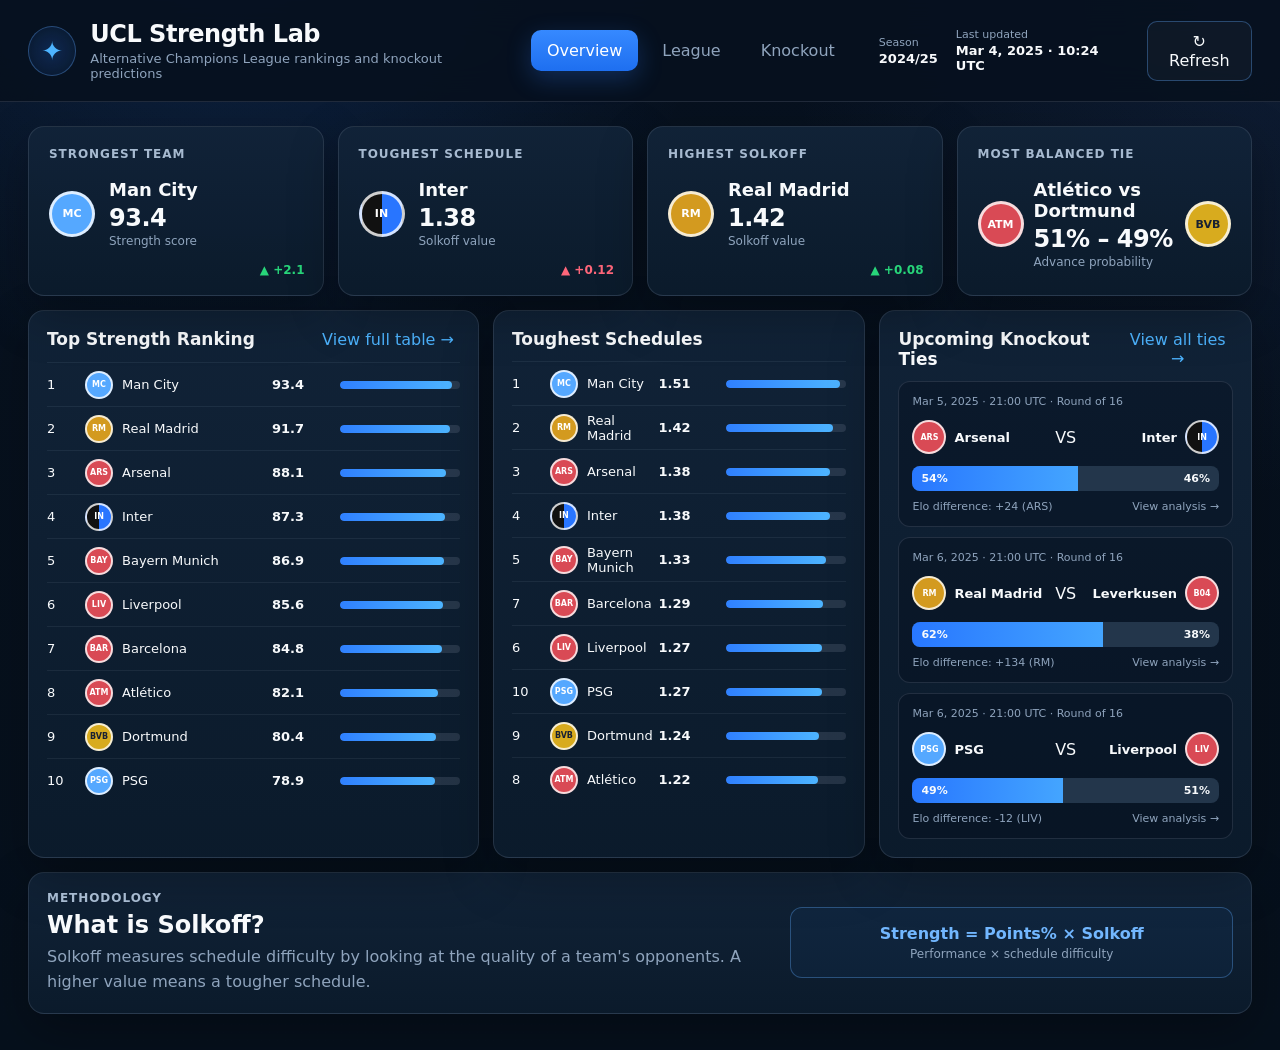
<file: redesign/index.html>
<!DOCTYPE html>
<html lang="en">
<head>
  <meta charset="UTF-8" />
  <meta name="viewport" content="width=device-width, initial-scale=1" />
  <title>UCL Strength Lab</title>
  <meta name="description" content="Alternative Champions League rankings and knockout predictions">
  <link rel="stylesheet" href="styles.css" />
</head>
<body>
  <div class="app-shell">
    <header class="topbar">
      <div class="brand">
        <div class="brand-mark" aria-hidden="true">✦</div>
        <div>
          <h1>UCL Strength Lab</h1>
          <p>Alternative Champions League rankings and knockout predictions</p>
        </div>
      </div>

      <nav class="primary-nav" aria-label="Primary">
        <button class="nav-btn active" data-view="overview">Overview</button>
        <button class="nav-btn" data-view="league">League</button>
        <button class="nav-btn" data-view="knockout">Knockout</button>
      </nav>

      <div class="topbar-meta">
        <div class="meta-block">
          <span>Season</span>
          <strong>2024/25</strong>
        </div>
        <div class="meta-block">
          <span>Last updated</span>
          <strong>Mar 4, 2025 · 10:24 UTC</strong>
        </div>
        <button class="ghost-btn">↻ Refresh</button>
      </div>
    </header>

    <main>
      <section id="overview" class="view active-view">
        <div class="metric-grid">
          <article class="metric-card">
            <span class="eyebrow">Strongest Team</span>
            <div class="metric-main">
              <div class="crest crest-blue">MC</div>
              <div>
                <h2>Man City</h2>
                <div class="metric-value">93.4</div>
                <p>Strength score</p>
              </div>
            </div>
            <span class="trend positive">▲ +2.1</span>
          </article>

          <article class="metric-card">
            <span class="eyebrow">Toughest Schedule</span>
            <div class="metric-main">
              <div class="crest crest-blackblue">IN</div>
              <div>
                <h2>Inter</h2>
                <div class="metric-value">1.38</div>
                <p>Solkoff value</p>
              </div>
            </div>
            <span class="trend negative">▲ +0.12</span>
          </article>

          <article class="metric-card">
            <span class="eyebrow">Highest Solkoff</span>
            <div class="metric-main">
              <div class="crest crest-gold">RM</div>
              <div>
                <h2>Real Madrid</h2>
                <div class="metric-value">1.42</div>
                <p>Solkoff value</p>
              </div>
            </div>
            <span class="trend positive">▲ +0.08</span>
          </article>

          <article class="metric-card">
            <span class="eyebrow">Most Balanced Tie</span>
            <div class="metric-main compact">
              <div class="crest crest-red">ATM</div>
              <div>
                <h2>Atlético vs Dortmund</h2>
                <div class="metric-value">51% – 49%</div>
                <p>Advance probability</p>
              </div>
              <div class="crest crest-yellow">BVB</div>
            </div>
          </article>
        </div>

        <div class="dashboard-grid">
          <section class="panel">
            <div class="panel-header">
              <h2>Top Strength Ranking</h2>
              <button class="link-btn" data-view="league">View full table →</button>
            </div>
            <div class="ranking-table" id="strengthRanking"></div>
          </section>

          <section class="panel">
            <div class="panel-header">
              <h2>Toughest Schedules</h2>
            </div>
            <div class="ranking-table" id="scheduleRanking"></div>
          </section>

          <section class="panel knockout-panel">
            <div class="panel-header">
              <h2>Upcoming Knockout Ties</h2>
              <button class="link-btn" data-view="knockout">View all ties →</button>
            </div>
            <div id="overviewKnockoutCards" class="mini-match-list"></div>
          </section>
        </div>

        <section class="panel explainer">
          <div>
            <span class="eyebrow">Methodology</span>
            <h2>What is Solkoff?</h2>
            <p>
              Solkoff measures schedule difficulty by looking at the quality of a team's opponents.
              A higher value means a tougher schedule.
            </p>
          </div>
          <div class="formula-card">
            <strong>Strength = Points% × Solkoff</strong>
            <span>Performance × schedule difficulty</span>
          </div>
        </section>
      </section>

      <section id="league" class="view">
        <div class="page-heading">
          <div>
            <span class="eyebrow">League analytics</span>
            <h2>League Strength Rankings</h2>
            <p>Teams ranked by schedule-adjusted strength.</p>
          </div>
          <div class="toolbar">
            <label class="control">
              <span>Sort by</span>
              <select id="leagueSort">
                <option value="strength">Strength</option>
                <option value="solkoff">Solkoff</option>
                <option value="points">Points</option>
              </select>
            </label>
            <label class="toggle">
              <input type="checkbox" id="advancedToggle" checked />
              <span>Show advanced stats</span>
            </label>
            <input id="teamSearch" class="search-input" placeholder="Search teams…" />
          </div>
        </div>

        <section class="panel table-panel">
          <div class="league-table-wrap">
            <table class="league-table">
              <thead>
                <tr>
                  <th>#</th><th>Team</th><th>Pld</th>
                  <th class="advanced">W</th><th class="advanced">D</th><th class="advanced">L</th>
                  <th class="advanced">GF</th><th class="advanced">GA</th><th class="advanced">GD</th>
                  <th>Pts</th><th>Solkoff</th><th>Strength</th>
                </tr>
              </thead>
              <tbody id="leagueBody"></tbody>
            </table>
          </div>
        </section>
      </section>

      <section id="knockout" class="view">
        <div class="page-heading">
          <div>
            <span class="eyebrow">Knockout analytics</span>
            <h2>Knockout Predictions</h2>
            <p>Probabilities and Elo-based matchup analysis.</p>
          </div>
        </div>

        <div class="stage-tabs" role="tablist">
          <button>Play-off</button>
          <button class="active">Round of 16</button>
          <button>Quarter-final</button>
          <button>Semi-final</button>
          <button>Final</button>
        </div>

        <div class="knockout-layout">
          <div class="match-grid" id="knockoutGrid"></div>
          <aside class="analysis-panel" id="analysisPanel">
            <div class="analysis-placeholder">Select a matchup to view analysis.</div>
          </aside>
        </div>
      </section>
    </main>
  </div>

  <script src="app.js"></script>
</body>
</html>
</file>
<file: redesign/styles.css>
:root {
  --bg: #06111f;
  --bg-2: #0a1728;
  --surface: #0f1f33;
  --surface-2: #13263d;
  --surface-3: #162b45;
  --line: rgba(148, 163, 184, .18);
  --line-strong: rgba(96, 165, 250, .35);
  --text: #f8fafc;
  --muted: #8fa4bd;
  --accent: #2f80ff;
  --accent-2: #4db4ff;
  --positive: #28d67a;
  --negative: #ff667a;
  --warning: #f7bd4e;
  --radius: 16px;
  --radius-sm: 10px;
  --shadow: 0 18px 50px rgba(0,0,0,.28);
}

* { box-sizing: border-box; }
html { background: var(--bg); }
body {
  margin: 0;
  min-height: 100vh;
  color: var(--text);
  background:
    radial-gradient(circle at 18% -10%, rgba(47,128,255,.18), transparent 32%),
    radial-gradient(circle at 100% 0%, rgba(60,100,180,.15), transparent 30%),
    linear-gradient(180deg, #07111f 0%, #06101c 100%);
  font-family: Inter, ui-sans-serif, system-ui, -apple-system, BlinkMacSystemFont, "Segoe UI", sans-serif;
}

button, select, input { font: inherit; }
button { color: inherit; }

.app-shell { min-height: 100vh; }
.topbar {
  position: sticky;
  top: 0;
  z-index: 20;
  display: grid;
  grid-template-columns: 1.4fr auto 1.1fr;
  gap: 28px;
  align-items: center;
  padding: 20px 28px;
  background: rgba(7,17,31,.92);
  border-bottom: 1px solid var(--line);
  backdrop-filter: blur(18px);
}

.brand {
  display: flex;
  align-items: center;
  gap: 14px;
}
.brand-mark {
  width: 50px;
  height: 50px;
  display: grid;
  place-items: center;
  border-radius: 50%;
  font-size: 26px;
  color: var(--accent-2);
  background: radial-gradient(circle, rgba(47,128,255,.22), rgba(47,128,255,.05));
  border: 1px solid var(--line-strong);
}
.brand h1 { margin: 0; font-size: 24px; letter-spacing: -.02em; }
.brand p { margin: 3px 0 0; color: var(--muted); font-size: 13px; }

.primary-nav {
  display: flex;
  gap: 8px;
}
.nav-btn, .stage-tabs button {
  border: 0;
  background: transparent;
  color: var(--muted);
  border-radius: 10px;
  padding: 11px 16px;
  cursor: pointer;
}
.nav-btn.active, .stage-tabs button.active {
  color: white;
  background: linear-gradient(180deg, #3689ff, #1e6ff0);
  box-shadow: 0 8px 24px rgba(47,128,255,.25);
}

.topbar-meta {
  justify-self: end;
  display: flex;
  align-items: center;
  gap: 18px;
}
.meta-block { display: grid; gap: 2px; }
.meta-block span { font-size: 11px; color: var(--muted); }
.meta-block strong { font-size: 13px; font-weight: 650; }
.ghost-btn {
  border: 1px solid var(--line-strong);
  background: rgba(255,255,255,.03);
  padding: 10px 13px;
  border-radius: 10px;
  cursor: pointer;
}

main { padding: 24px 28px 36px; }
.view { display: none; }
.active-view { display: block; }

.metric-grid {
  display: grid;
  grid-template-columns: repeat(4, minmax(0, 1fr));
  gap: 14px;
}
.metric-card, .panel {
  background: linear-gradient(180deg, rgba(17,35,56,.98), rgba(11,27,44,.98));
  border: 1px solid var(--line);
  border-radius: var(--radius);
  box-shadow: var(--shadow);
}
.metric-card { padding: 20px; min-height: 170px; position: relative; }
.eyebrow {
  display: block;
  color: #a7bad0;
  font-size: 12px;
  text-transform: uppercase;
  letter-spacing: .08em;
  font-weight: 700;
}
.metric-main {
  margin-top: 18px;
  display: flex;
  align-items: center;
  gap: 14px;
}
.metric-main.compact { gap: 10px; }
.metric-main h2 { margin: 0 0 4px; font-size: 18px; }
.metric-main p { margin: 2px 0 0; color: var(--muted); font-size: 12px; }
.metric-value { font-size: 24px; font-weight: 800; letter-spacing: -.02em; }
.trend { position: absolute; right: 18px; bottom: 18px; font-size: 12px; font-weight: 700; }
.positive { color: var(--positive); }
.negative { color: var(--negative); }

.crest {
  width: 46px; height: 46px; min-width: 46px;
  border-radius: 50%;
  display: grid; place-items: center;
  font-size: 11px; font-weight: 850;
  border: 3px solid rgba(255,255,255,.8);
  color: white;
}
.crest-blue { background:#55a8ff; }
.crest-blackblue { background: linear-gradient(90deg,#111 50%,#2875ff 50%); }
.crest-gold { background:#d39a1f; }
.crest-red { background:#d94a55; }
.crest-yellow { background:#d8ab1e; color:#172033; }

.dashboard-grid {
  display: grid;
  grid-template-columns: 1.15fr .95fr .95fr;
  gap: 14px;
  margin-top: 14px;
}
.panel { padding: 18px; }
.panel-header, .page-heading {
  display: flex;
  align-items: flex-start;
  justify-content: space-between;
  gap: 20px;
}
.panel-header h2, .page-heading h2 { margin: 0; }
.panel-header h2 { font-size: 17px; }
.link-btn {
  border: 0;
  background: transparent;
  color: var(--accent-2);
  cursor: pointer;
}

.ranking-table { margin-top: 12px; }
.rank-row {
  display: grid;
  grid-template-columns: 28px minmax(0,1fr) 58px 120px;
  align-items: center;
  gap: 10px;
  min-height: 44px;
  border-top: 1px solid rgba(148,163,184,.10);
  font-size: 13px;
}
.rank-team { display:flex; align-items:center; gap:9px; min-width:0; }
.rank-team .crest { width:28px; height:28px; min-width:28px; border-width:2px; font-size:8px; }
.bar-track {
  height: 8px;
  border-radius: 100px;
  background: rgba(148,163,184,.18);
  overflow:hidden;
}
.bar-fill {
  height: 100%;
  background: linear-gradient(90deg, var(--accent), var(--accent-2));
  border-radius: inherit;
}

.mini-match-list { display:grid; gap:10px; margin-top:12px; }
.mini-match {
  padding: 13px;
  border: 1px solid var(--line);
  border-radius: 12px;
  background: rgba(4,14,26,.35);
}
.match-meta { color: var(--muted); font-size:11px; }
.match-teams {
  display:grid;
  grid-template-columns:1fr auto 1fr;
  gap:10px;
  align-items:center;
  margin:12px 0;
}
.match-team { display:flex; align-items:center; gap:8px; font-size:13px; font-weight:700; }
.match-team.right { justify-content:flex-end; }
.match-team .crest { width:34px;height:34px;min-width:34px;border-width:2px;font-size:8px; }
.probability-bar {
  position:relative;
  display:flex;
  height:25px;
  overflow:hidden;
  border-radius:8px;
  background:#23364b;
}
.prob-a,.prob-b { display:flex; align-items:center; padding:0 9px; font-size:11px; font-weight:800; }
.prob-a { background:linear-gradient(90deg,#2877ff,#44a5ff); }
.prob-b { margin-left:auto; justify-content:flex-end; }
.match-footer { margin-top:9px; display:flex; justify-content:space-between; color:var(--muted); font-size:11px; }

.explainer {
  margin-top: 14px;
  display:grid;
  grid-template-columns:1.3fr .8fr;
  gap:24px;
  align-items:center;
}
.explainer h2 { margin:6px 0 6px; }
.explainer p { margin:0;color:var(--muted);max-width:720px;line-height:1.55; }
.formula-card {
  border:1px solid var(--line-strong);
  border-radius:12px;
  padding:16px;
  display:grid;
  gap:4px;
  text-align:center;
  background:rgba(47,128,255,.05);
}
.formula-card strong { color:#72b7ff; }
.formula-card span { color:var(--muted); font-size:12px; }

.page-heading { margin-bottom: 18px; }
.page-heading h2 { margin: 4px 0 3px; font-size: 29px; }
.page-heading p { margin:0;color:var(--muted); }
.toolbar { display:flex; gap:10px; align-items:center; flex-wrap:wrap; }
.control, .toggle { display:flex;align-items:center;gap:8px;color:var(--muted);font-size:12px; }
.control select, .search-input {
  color:var(--text);
  background:var(--surface);
  border:1px solid var(--line);
  border-radius:10px;
  padding:10px 12px;
}
.search-input { min-width:190px; }

.table-panel { padding:0; overflow:hidden; }
.league-table-wrap { overflow:auto; }
.league-table {
  width:100%;
  border-collapse:collapse;
  font-size:13px;
}
.league-table th,.league-table td {
  padding:12px 14px;
  border-bottom:1px solid rgba(148,163,184,.10);
  white-space:nowrap;
}
.league-table th { color:#afc0d2;text-align:left;background:#102137;position:sticky;top:0; }
.league-table tbody tr:hover { background:rgba(47,128,255,.06); }
.team-inline { display:flex;align-items:center;gap:9px; }
.team-inline .crest { width:28px;height:28px;min-width:28px;border-width:2px;font-size:8px; }
.zone-row td { padding:8px 14px;font-weight:800;letter-spacing:.01em; }
.zone-direct td { color:#5ff0a4; background:rgba(40,214,122,.06); }
.zone-playoff td { color:#6eb6ff; background:rgba(47,128,255,.06); }
.zone-out td { color:#ff7f90; background:rgba(255,102,122,.06); }
.strength-cell { min-width:190px; }
.strength-wrap { display:grid;grid-template-columns:1fr 42px;align-items:center;gap:10px; }

.stage-tabs {
  display:flex;
  gap:6px;
  padding:5px;
  margin-bottom:16px;
  background:var(--surface);
  border:1px solid var(--line);
  border-radius:12px;
  width:max-content;
  max-width:100%;
  overflow:auto;
}
.knockout-layout {
  display:grid;
  grid-template-columns:minmax(0,1.5fr) minmax(320px,.75fr);
  gap:14px;
}
.match-grid {
  display:grid;
  grid-template-columns:repeat(3,minmax(0,1fr));
  gap:12px;
}
.match-card {
  padding:14px;
  border:1px solid var(--line);
  border-radius:14px;
  background:linear-gradient(180deg,rgba(17,35,56,.98),rgba(10,26,43,.98));
  cursor:pointer;
}
.match-card.selected { border-color:var(--accent); box-shadow:0 0 0 1px rgba(47,128,255,.35),0 14px 30px rgba(0,0,0,.2); }
.match-card h3 { margin:10px 0; font-size:13px; }
.match-card .match-teams { margin:12px 0 14px; }
.analysis-panel {
  min-height: 560px;
  border:1px solid var(--line);
  border-radius:var(--radius);
  background:linear-gradient(180deg,rgba(17,35,56,.99),rgba(9,23,39,.99));
  padding:18px;
}
.analysis-placeholder { color:var(--muted); display:grid;place-items:center;min-height:500px;text-align:center; }
.analysis-header { display:flex;justify-content:space-between;align-items:flex-start;gap:12px; }
.analysis-header h3 { margin:4px 0 0; }
.analysis-block { margin-top:16px;padding-top:16px;border-top:1px solid var(--line); }
.analysis-stat-grid { display:grid;grid-template-columns:repeat(3,1fr);gap:10px;margin-top:14px; }
.analysis-stat { padding:12px;border:1px solid var(--line);border-radius:10px;text-align:center; }
.analysis-stat strong { display:block;font-size:20px; }
.analysis-stat span { color:var(--muted);font-size:11px; }

@media (max-width: 1150px) {
  .topbar { grid-template-columns:1fr auto; }
  .topbar-meta { display:none; }
  .metric-grid { grid-template-columns:repeat(2,1fr); }
  .dashboard-grid { grid-template-columns:1fr 1fr; }
  .knockout-panel { grid-column:1 / -1; }
  .knockout-layout { grid-template-columns:1fr; }
  .match-grid { grid-template-columns:repeat(2,1fr); }
}

@media (max-width: 760px) {
  .topbar { padding:14px 16px; display:block; }
  .brand p { display:none; }
  .primary-nav { margin-top:14px; overflow:auto; }
  main { padding:16px; }
  .metric-grid, .dashboard-grid, .explainer { grid-template-columns:1fr; }
  .toolbar { margin-top:14px; align-items:stretch; flex-direction:column; }
  .control, .toggle { justify-content:space-between; }
  .search-input { width:100%; }
  .league-table .advanced { display:none; }
  .match-grid { grid-template-columns:1fr; }
}
</file>
